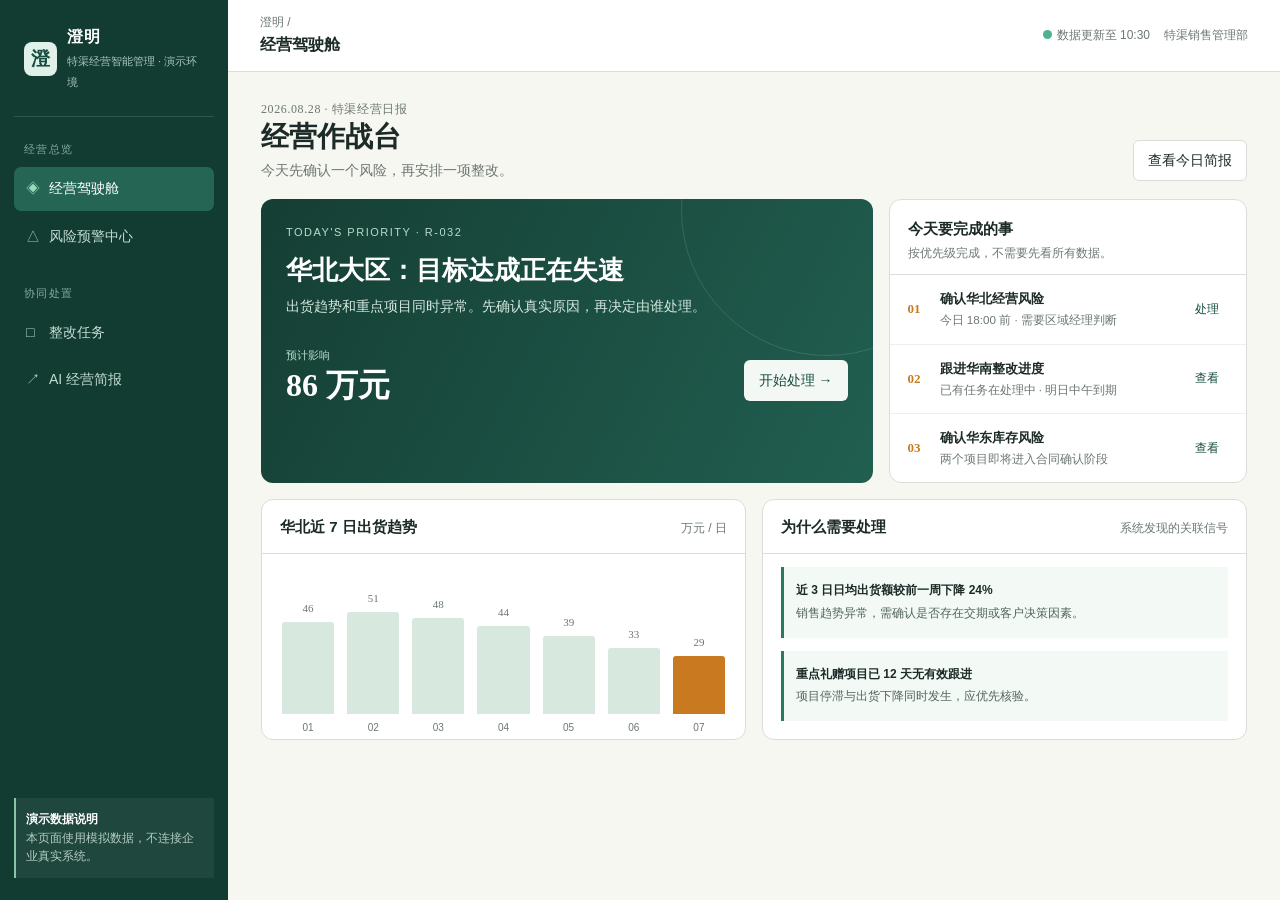
<file: app/index.html>
<!doctype html>
<html lang="zh-CN">
<head>
<meta charset="UTF-8" />
<meta name="viewport" content="width=device-width, initial-scale=1.0" />
<title>澄明 · 特渠经营智能管理 MVP</title>
<style>
  :root{--ink:#1d2b28;--forest:#174d40;--leaf:#2d7865;--mint:#dff1e9;--paper:#f7f7f2;--line:#d9ded8;--muted:#6c7772;--amber:#c9791f;--amber-bg:#fff3df;--red:#b64036;--red-bg:#fff0ee;--shadow:0 12px 32px rgba(24,55,45,.09)}
  *{box-sizing:border-box}body{margin:0;background:var(--paper);color:var(--ink);font:14px/1.55 "Microsoft YaHei",Arial,sans-serif;min-width:1080px}button{font:inherit;cursor:pointer}button:focus-visible,a:focus-visible{outline:3px solid #8ed1b5;outline-offset:2px}.shell{display:grid;grid-template-columns:228px 1fr;min-height:100vh}.side{background:#123b32;color:#dcebe4;padding:22px 14px;display:flex;flex-direction:column}.brand{padding:3px 10px 23px;border-bottom:1px solid rgba(255,255,255,.14);display:flex;gap:10px;align-items:center}.mark{width:34px;height:34px;background:#dff1e9;color:#174d40;display:grid;place-items:center;font:bold 19px Georgia,serif;border-radius:8px}.brand b{display:block;color:#fff;font-size:16px;letter-spacing:1px}.brand small{color:#a8c6ba;font-size:11px}.nav-label{font-size:11px;letter-spacing:1.4px;color:#88aa9c;margin:24px 10px 7px}.nav button{width:100%;border:0;border-radius:7px;background:transparent;color:#c3ddd1;text-align:left;padding:11px 12px;margin:2px 0}.nav button:hover,.nav button.active{background:#246554;color:#fff}.nav i{display:inline-block;width:23px;font-style:normal;color:#9cd8be}.side-note{margin-top:auto;border-left:2px solid #87c4a9;padding:12px 10px;background:rgba(255,255,255,.06);font-size:12px}.side-note b{color:#fff;display:block}.side-note span{color:#b1ccbf}.top{height:72px;background:#fff;border-bottom:1px solid var(--line);display:flex;align-items:center;justify-content:space-between;padding:0 32px}.crumb{font-size:12px;color:var(--muted)}.crumb strong{display:block;font-size:16px;color:var(--ink);margin-top:2px}.top-right{display:flex;align-items:center;gap:14px;color:var(--muted);font-size:12px}.live{width:9px;height:9px;border-radius:50%;background:#4eb28c;display:inline-block;margin-right:5px}.view{padding:29px 33px 42px}.headline{display:flex;align-items:end;justify-content:space-between;margin-bottom:22px}.headline h1{font:600 26px/1.2 Georgia,"Microsoft YaHei",serif;margin:0;letter-spacing:.3px}.headline p{margin:7px 0 0;color:var(--muted)}.primary,.secondary,.link-btn{border-radius:6px;padding:9px 14px;border:1px solid transparent}.primary{background:var(--forest);color:#fff}.primary:hover{background:#0d3a30}.secondary{background:#fff;color:var(--ink);border-color:var(--line)}.secondary:hover{background:#f2f5f2}.link-btn{background:transparent;color:var(--forest);padding:4px 0;border:0}.alert-banner{display:flex;align-items:center;gap:14px;background:linear-gradient(100deg,#193f35,#286957);color:#fff;padding:16px 19px;border-radius:10px;margin-bottom:18px;box-shadow:var(--shadow)}.pulse{width:12px;height:12px;border-radius:50%;background:#f7c46b;box-shadow:0 0 0 5px rgba(247,196,107,.18)}.alert-banner b{font-size:15px}.alert-banner span{color:#cfe6dc;font-size:12px}.alert-banner button{margin-left:auto;background:#fff;color:#174d40;border:0;border-radius:6px;padding:7px 11px}.metrics{display:grid;grid-template-columns:1.35fr repeat(3,1fr);gap:14px;margin-bottom:21px}.metric{background:#fff;border:1px solid var(--line);padding:16px 17px;min-height:112px;border-radius:9px}.metric.feature{background:#edf7f2;border-color:#c7e5d7}.metric label{font-size:12px;color:var(--muted)}.metric strong{font:600 28px/1 Georgia,serif;display:block;margin:10px 0 6px}.metric small{font-size:12px;color:#39735f}.metric small.warn{color:#a75d0d}.grid{display:grid;grid-template-columns:1.12fr .88fr;gap:18px}.panel{background:#fff;border:1px solid var(--line);border-radius:9px;overflow:hidden}.panel-head{padding:14px 17px;border-bottom:1px solid var(--line);display:flex;justify-content:space-between;align-items:center}.panel h2{font-size:15px;margin:0}.panel-head span{font-size:12px;color:var(--muted)}.risk-row{padding:14px 17px;border-bottom:1px solid #edf0ed;display:grid;grid-template-columns:38px 1fr auto;gap:11px;align-items:center}.risk-row:last-child{border-bottom:0}.severity{height:32px;width:32px;border-radius:50%;display:grid;place-items:center;font:bold 12px Georgia,serif}.severity.red{background:var(--red-bg);color:var(--red)}.severity.yellow{background:var(--amber-bg);color:#aa6311}.risk-row b{display:block;font-size:13px}.risk-row small{display:block;color:var(--muted);margin-top:2px}.pill{font-size:11px;padding:3px 8px;border-radius:20px;white-space:nowrap}.pill.red{background:var(--red-bg);color:var(--red)}.pill.yellow{background:var(--amber-bg);color:#a65d0a}.pill.green{background:#e8f6ef;color:#287256}.insight{padding:17px}.insight-box{padding:14px 15px;background:#f5faf7;border-left:3px solid var(--leaf);margin-bottom:11px}.insight-box b{font-size:13px}.insight-box p{color:#52635c;margin:4px 0 0;font-size:12px}.insight-list{margin:0;padding:0;list-style:none}.insight-list li{padding:11px 0;border-bottom:1px solid #edf0ed;font-size:12px}.insight-list li:last-child{border:0}.dot{display:inline-block;width:7px;height:7px;border-radius:50%;background:var(--amber);margin-right:7px}.chart{height:145px;padding:18px 16px 8px;display:flex;align-items:end;gap:11px;border-bottom:1px solid #edf0ed}.bar{flex:1;background:#c5ddd1;border-radius:4px 4px 0 0;position:relative;min-width:25px}.bar.now{background:#c9791f}.bar span{position:absolute;bottom:-21px;left:50%;transform:translateX(-50%);font-size:10px;color:var(--muted)}.bar b{position:absolute;top:-19px;left:50%;transform:translateX(-50%);font-size:10px;color:var(--muted);font-weight:normal}.section-title{font-size:11px;color:var(--muted);letter-spacing:1.2px;margin:16px 0 7px}.filter-row{display:flex;gap:8px;margin:0 0 14px}.filter{border:1px solid var(--line);background:#fff;padding:6px 10px;border-radius:16px;color:var(--muted);font-size:12px}.filter.active{color:#fff;background:var(--ink);border-color:var(--ink)}.table{width:100%;border-collapse:collapse;background:#fff;border:1px solid var(--line);border-radius:9px;overflow:hidden}.table th{padding:11px 14px;background:#f5f7f5;text-align:left;color:var(--muted);font-size:12px;font-weight:normal;border-bottom:1px solid var(--line)}.table td{padding:13px 14px;border-bottom:1px solid #edf0ed}.table tr:last-child td{border:0}.click{color:var(--forest);cursor:pointer;font-weight:600}.workspace{display:grid;grid-template-columns:270px 1fr 275px;gap:16px;align-items:start}.case-list,.case-main,.case-aside{background:#fff;border:1px solid var(--line);border-radius:9px}.case-list h3,.case-aside h3{font-size:13px;margin:0;padding:14px;border-bottom:1px solid var(--line)}.case-item{padding:13px 14px;border-bottom:1px solid #edf0ed;border-left:3px solid transparent;cursor:pointer}.case-item.active{background:#f3faf6;border-left-color:var(--leaf)}.case-item b{display:block;font-size:12px}.case-item span{font-size:11px;color:var(--muted)}.case-top{padding:19px 20px;border-bottom:1px solid var(--line)}.eyebrow{font-size:11px;letter-spacing:1.2px;color:#a46211}.case-top h2{font:600 20px Georgia,"Microsoft YaHei",serif;margin:6px 0}.case-top p{color:var(--muted);font-size:12px;margin:0}.steps{display:flex;margin-top:16px}.step{flex:1;font-size:11px;color:var(--muted);padding-top:17px;position:relative}.step:before{content:"";position:absolute;top:2px;left:0;width:8px;height:8px;border-radius:50%;background:#cbd6d0}.step:after{content:"";position:absolute;top:6px;left:10px;right:0;height:1px;background:#d9e1dc}.step:last-child:after{display:none}.step.done:before{background:var(--leaf)}.step.current:before{background:var(--amber);box-shadow:0 0 0 4px #fff2df}.case-body{padding:18px 20px}.evidence{padding:12px;border-left:3px solid var(--leaf);background:#f3faf6;margin-bottom:9px}.evidence b{font-size:12px}.evidence p{font-size:12px;color:#52635c;margin:3px 0}.ai-note{margin-top:17px;border:1px solid #d6e8df;padding:15px;background:#fdfffe}.ai-note h4{margin:0 0 8px;font-size:14px}.ai-note p{font-size:13px;color:#344b42;margin:0}.action-row{display:flex;gap:9px;margin-top:16px}.case-aside section{padding:14px;border-bottom:1px solid var(--line)}.case-aside section:last-child{border:0}.kv{display:flex;justify-content:space-between;padding:5px 0;font-size:12px}.kv span{color:var(--muted)}.timeline{border-left:1px solid #d6e1db;margin-left:5px;padding-left:13px}.timeline div{font-size:12px;position:relative;margin-bottom:12px}.timeline div:before{content:"";position:absolute;left:-17px;top:5px;width:7px;height:7px;border-radius:50%;background:var(--leaf)}.timeline small{display:block;color:var(--muted)}.mask{display:none;position:fixed;inset:0;background:rgba(14,42,35,.45);z-index:10;align-items:center;justify-content:center}.mask.show{display:flex}.modal{width:600px;background:#fff;border-radius:10px;overflow:hidden;box-shadow:0 22px 55px rgba(0,0,0,.25)}.modal header{padding:16px 20px;background:var(--forest);color:#fff;display:flex;align-items:center;justify-content:space-between}.modal header button{background:transparent;border:0;color:#fff;font-size:22px}.modal .content{padding:20px}.modal .content p{color:#51635b}.modal footer{padding:0 20px 20px;display:flex;justify-content:flex-end;gap:8px}.check{display:flex;gap:9px;background:#f5f8f6;padding:11px;margin:8px 0;font-size:12px}.toast{position:fixed;right:25px;bottom:24px;background:var(--ink);color:#fff;padding:12px 16px;display:none;z-index:20;border-radius:7px;box-shadow:var(--shadow)}.toast.show{display:block}@media(max-width:900px){body{min-width:0}.shell{grid-template-columns:1fr}.side{display:none}.top{padding:0 18px}.view{padding:20px}.metrics,.grid,.workspace{grid-template-columns:1fr}.case-aside{display:none}}
  .today-actions{background:#fff;border:1px solid var(--line);border-radius:9px;margin:-4px 0 18px;overflow:hidden}.today-actions header{display:flex;align-items:center;justify-content:space-between;padding:13px 17px;border-bottom:1px solid var(--line)}.today-actions h2{font-size:15px;margin:0}.today-actions header span{font-size:12px;color:var(--muted)}.action-cards{display:grid;grid-template-columns:repeat(3,1fr)}.action-card{padding:15px 17px;border-right:1px solid #edf0ed;display:flex;gap:11px;align-items:center}.action-card:last-child{border-right:0}.action-index{width:25px;height:25px;border-radius:50%;display:grid;place-items:center;background:#edf7f2;color:var(--forest);font:700 12px Georgia,serif;flex:0 0 auto}.action-card b{display:block;font-size:13px}.action-card small{display:block;color:var(--muted);font-size:12px;margin-top:2px}.action-card button{margin-left:auto;white-space:nowrap}@media(max-width:900px){.action-cards{grid-template-columns:1fr}.action-card{border-right:0;border-bottom:1px solid #edf0ed}.action-card:last-child{border-bottom:0}}
  .war-head{display:flex;justify-content:space-between;align-items:end;margin-bottom:18px}.war-head .date{font:12px Georgia,serif;color:var(--muted);letter-spacing:.6px}.war-head h1{font:600 28px/1.1 Georgia,"Microsoft YaHei",serif;margin:4px 0}.war-head p{margin:7px 0 0;color:var(--muted)}.war-grid{display:grid;grid-template-columns:1.45fr .85fr;gap:16px}.priority-case{background:linear-gradient(118deg,#153e34,#215f50);color:#fff;border-radius:12px;padding:25px;min-height:280px;position:relative;overflow:hidden}.priority-case:after{content:"";position:absolute;width:290px;height:290px;border:1px solid rgba(255,255,255,.12);border-radius:50%;right:-100px;top:-135px}.priority-case .kicker{font-size:11px;letter-spacing:1.5px;color:#b9dccc}.priority-case h2{font:600 26px/1.2 Georgia,"Microsoft YaHei",serif;margin:13px 0 10px;max-width:560px}.priority-case p{color:#d4e8df;max-width:560px;margin:0}.priority-foot{display:flex;align-items:end;justify-content:space-between;margin-top:30px}.priority-number span{display:block;font-size:11px;color:#b9dccc}.priority-number strong{font:600 32px/1 Georgia,serif;display:block;margin-top:5px}.priority-case .primary{background:#f4f8f5;color:#174d40;position:relative;z-index:1}.today-panel{background:#fff;border:1px solid var(--line);border-radius:12px;overflow:hidden}.today-panel header{padding:17px 18px 12px;border-bottom:1px solid var(--line)}.today-panel h2{font-size:15px;margin:0}.today-panel p{font-size:12px;color:var(--muted);margin:3px 0 0}.today-item{display:grid;grid-template-columns:22px 1fr auto;gap:10px;align-items:center;padding:14px 18px;border-bottom:1px solid #edf0ed}.today-item:last-child{border:0}.today-no{color:var(--amber);font:700 13px Georgia,serif}.today-item b{display:block;font-size:13px}.today-item small{display:block;color:var(--muted);margin-top:2px}.today-item button{padding:6px 9px;font-size:12px}.war-lower{display:grid;grid-template-columns:1fr 1fr;gap:16px;margin-top:16px}.trend-card,.evidence-card{background:#fff;border:1px solid var(--line);border-radius:12px;overflow:hidden}.war-card-head{padding:15px 18px;display:flex;justify-content:space-between;align-items:baseline;border-bottom:1px solid var(--line)}.war-card-head h2{font-size:15px;margin:0}.war-card-head span{font-size:12px;color:var(--muted)}.clean-chart{height:180px;padding:30px 20px 20px;display:flex;align-items:end;gap:13px}.clean-bar{flex:1;background:#d7e8df;border-radius:3px 3px 0 0;position:relative}.clean-bar.alert{background:var(--amber)}.clean-bar b{position:absolute;top:-20px;width:100%;text-align:center;font:11px Georgia,serif;color:var(--muted)}.clean-bar span{position:absolute;bottom:-21px;width:100%;text-align:center;font-size:10px;color:var(--muted)}.evidence-card .evidence{margin:13px 18px}.evidence-card .evidence:last-child{margin-bottom:18px}@media(max-width:900px){.war-grid,.war-lower{grid-template-columns:1fr}.priority-case{min-height:auto}}
</style>
</head>
<body>
<div class="shell"><aside class="side"><div class="brand"><div class="mark">澄</div><div><b>澄明</b><small>特渠经营智能管理 · 演示环境</small></div></div><nav class="nav"><div class="nav-label">经营总览</div><button class="active" data-page="dashboard"><i>◈</i>经营驾驶舱</button><button data-page="risks"><i>△</i>风险预警中心</button><div class="nav-label">协同处置</div><button data-page="tasks"><i>□</i>整改任务</button><button data-page="reports"><i>↗</i>AI 经营简报</button></nav><div class="side-note"><b>演示数据说明</b><span>本页面使用模拟数据，不连接企业真实系统。</span></div></aside><main><header class="top"><div class="crumb">澄明 / <strong id="pageName">经营驾驶舱</strong></div><div class="top-right"><span><i class="live"></i>数据更新至 10:30</span><span>特渠销售管理部</span></div></header><div class="view" id="app"></div></main></div>
<div class="mask" id="modal"><div class="modal"><header><b id="modalTitle">风险详情</b><button onclick="closeModal()">×</button></header><div class="content" id="modalContent"></div><footer><button class="secondary" onclick="closeModal()">取消</button><button class="primary" id="modalConfirm">确认</button></footer></div></div></div><div class="toast" id="toast"></div>
<script>
const cases=[
 {id:'north',level:'red',code:'R-032',title:'华北大区月度目标达成风险',summary:'近 7 日出货额持续低于计划，重点项目“政企中秋礼赠”推进停滞。',owner:'李楠 / 华北大区经理',due:'今日 18:00',status:'待确认',impact:'预计影响 86 万元',signals:['近 3 日日均出货额较前一周下降 24%','重点项目已 12 天无有效跟进记录','区域日报中“货期不确定”标签出现 7 次'],advice:'优先核实礼赠项目货期与客户决策节点；确认后由区域经理协调供货与拜访计划，并于今日完成责任人指派。',stage:1},
 {id:'south',level:'yellow',code:'R-027',title:'华南省区重点客户拜访异常',summary:'重点客户有效拜访数本周下降，存在项目跟进断档。',owner:'周敏 / 省区主管',due:'明日 12:00',status:'处理中',impact:'涉及 3 个重点客户',signals:['有效拜访量较个人近四周均值下降 48%','2 个商机超过 7 天未更新','日报提交完整，但缺少下一步计划'],advice:'先与销售确认客户假期节奏和项目状态；将可恢复的拜访计划拆成具体日期与客户联系人。',stage:2},
 {id:'east',level:'yellow',code:'R-019',title:'华东定制礼盒库存匹配风险',summary:'区域预估订单增加，但可售库存不足以覆盖已确认需求。',owner:'陈思 / 供应协同专员',due:'明日 10:00',status:'待确认',impact:'可能影响 2 个项目履约',signals:['预计需求较可售库存高出 1,200 件','2 个项目进入合同确认阶段','供应计划尚未锁定'],advice:'确认订单概率和交期后，发起跨区域调拨或补货评估。',stage:1}
];
let current='dashboard',selected='north',filter='all';const app=document.querySelector('#app'),modal=document.querySelector('#modal'),modalTitle=document.querySelector('#modalTitle'),modalContent=document.querySelector('#modalContent');
function badge(level){return `<span class="pill ${level}">${level==='red'?'严重风险':'一般风险'}</span>`}function getCase(){return cases.find(c=>c.id===selected)}
function dashboard(){return `<div class="headline"><div><h1>先处理能影响本月结果的风险</h1><p>数据预警用于发现与分派；原因判断和销项始终由业务人员确认。</p></div><button class="primary" onclick="go('risks')">进入预警中心</button></div><div class="alert-banner"><i class="pulse"></i><div><b>发现 1 项需要今日确认的经营风险</b><br><span>华北大区的重点项目与出货趋势同时异常，建议优先处理。</span></div><button onclick="openCase('north')">查看风险</button></div><div class="metrics"><div class="metric feature"><label>本月特渠销售达成</label><strong>72.6%</strong><small>较计划进度低 4.1 个百分点 · 需关注华北大区</small></div><div class="metric"><label>待确认风险</label><strong>02</strong><small class="warn">1 项今日到期</small></div><div class="metric"><label>整改处理中</label><strong>01</strong><small>已指派至区域负责人</small></div><div class="metric"><label>本周已关闭</label><strong>06</strong><small>均保留处置留痕</small></div></div><div class="grid"><section class="panel"><div class="panel-head"><h2>优先风险清单</h2><button class="link-btn" onclick="go('risks')">查看全部 →</button></div>${cases.map(c=>`<div class="risk-row"><span class="severity ${c.level}">${c.level==='red'?'!':'△'}</span><div><b>${c.title}</b><small>${c.impact} · ${c.status} · ${c.due}</small></div><button class="link-btn" onclick="openCase('${c.id}')">处置 →</button></div>`).join('')}</section><section class="panel"><div class="panel-head"><h2>华北出货趋势</h2><span>单位：万元 / 日</span></div><div class="chart">${[46,51,48,44,39,33,29].map((n,i)=>`<div class="bar ${i===6?'now':''}" style="height:${n*2}px"><b>${n}</b><span>0${i+1}/0${i+4}</span></div>`).join('')}</div><div class="insight"><div class="insight-box"><b>AI 提示：下降趋势与项目停滞同时出现</b><p>这是基于出货、项目跟进与日报标签的关联提示，不构成自动归因结论。</p></div><ul class="insight-list"><li><span class="dot"></span>重点项目 1 个，12 天未更新</li><li><span class="dot"></span>“货期不确定”日报标签出现 7 次</li></ul></div></section></div>`}
function risks(){const list=cases.filter(c=>filter==='all'||c.level===filter);return `<div class="headline"><div><h1>风险预警中心</h1><p>按规则识别异常；每条预警均需确认、指派和复核，避免“只亮红灯、不产生动作”。</p></div><button class="secondary" onclick="openRule()">查看预警口径</button></div><div class="filter-row"><button class="filter ${filter==='all'?'active':''}" onclick="setFilter('all')">全部 ${cases.length}</button><button class="filter ${filter==='red'?'active':''}" onclick="setFilter('red')">严重风险 1</button><button class="filter ${filter==='yellow'?'active':''}" onclick="setFilter('yellow')">一般风险 2</button></div><table class="table"><thead><tr><th>等级</th><th>预警事项</th><th>发现信号</th><th>责任人</th><th>状态</th><th>操作</th></tr></thead><tbody>${list.map(c=>`<tr><td>${badge(c.level)}</td><td><b>${c.title}</b><br><small style="color:#6c7772">${c.code} · ${c.impact}</small></td><td>${c.signals[0]}</td><td>${c.owner}</td><td>${c.status==='已关闭'?'<span class="pill green">已关闭</span>':c.status}</td><td><a class="click" onclick="openCase('${c.id}')">查看处置</a></td></tr>`).join('')}</tbody></table>`}
function taskPage(){const assigned=cases.filter(c=>c.status!=='待确认');return `<div class="headline"><div><h1>整改任务</h1><p>任务由预警确认后产生；处置说明与人工复核共同构成闭环证据。</p></div><button class="primary" onclick="openCase('north')">处理优先风险</button></div><table class="table"><thead><tr><th>关联风险</th><th>责任人</th><th>截止时间</th><th>当前环节</th><th>操作</th></tr></thead><tbody>${assigned.length?assigned.map(c=>`<tr><td><b>${c.title}</b><br><small style="color:#6c7772">${c.code}</small></td><td>${c.owner}</td><td>${c.due}</td><td>${c.status}</td><td><a class="click" onclick="openCase('${c.id}')">进入任务</a></td></tr>`).join(''):`<tr><td colspan="5" style="text-align:center;color:#6c7772;padding:35px">暂无已指派任务。请先在预警详情中确认风险。</td></tr>`}</tbody></table>`}
function reports(){return `<div class="headline"><div><h1>AI 经营简报</h1><p>系统仅汇总已授权的经营数据与已确认风险；结论需由管理者复核后使用。</p></div><button class="primary" onclick="toast('已生成今日演示简报。')">生成今日简报</button></div><section class="panel"><div class="panel-head"><h2>2026 年 8 月 28 日 · 特渠经营早报</h2><span>演示内容</span></div><div class="insight"><div class="insight-box"><b>今日优先事项：华北大区月度目标达成风险</b><p>出货趋势、项目跟进和日报标签同时出现异常信号；请在今日完成原因核验与责任指派。</p></div><div class="section-title">已确认的经营事实</div><ul class="insight-list"><li>本月特渠销售目标达成 72.6%，低于计划进度 4.1 个百分点。</li><li>华北大区近 3 日日均出货额较前一周下降 24%。</li><li>华南省区重点客户拜访异常正在处理中。</li></ul></div></section>`}
function workspace(){const c=getCase(),steps=['规则命中','经理确认','责任指派','整改执行','人工复核'];return `<div class="headline"><div><div class="eyebrow">风险预警 / ${c.code}</div><h1>${c.title}</h1><p>${c.summary}</p></div><button class="secondary" onclick="go('risks')">← 返回预警中心</button></div><div class="workspace"><aside class="case-list"><h3>当前风险</h3>${cases.map(x=>`<div class="case-item ${x.id===c.id?'active':''}" onclick="openCase('${x.id}')"><b>${x.title}</b><span>${x.status} · ${x.due}</span></div>`).join('')}</aside><section class="case-main"><div class="case-top"><div class="eyebrow">${badge(c.level)}　${c.impact}</div><h2>${c.title}</h2><p>风险结论来自预警规则与关联数据，需由区域经理确认原因与处置动作。</p><div class="steps">${steps.map((s,i)=>`<div class="step ${i<c.stage?'done':i===c.stage?'current':''}">${s}</div>`).join('')}</div></div><div class="case-body"><div class="section-title">系统发现的信号</div>${c.signals.map((s,i)=>`<div class="evidence"><b>${i===0?'核心信号：':'关联线索：'}${s}</b><p>演示中仅展示摘要；真实场景需可回溯来源系统、取数时间及明细记录。</p></div>`).join('')}<div class="ai-note"><h4>AI 处置建议（待业务确认）</h4><p>${c.advice}</p></div><div class="action-row">${c.status==='待确认'?`<button class="secondary" onclick="dismissCase()">标记为误报</button><button class="primary" onclick="assignTask()">确认风险并指派</button>`:c.status==='处理中'?`<button class="secondary" onclick="showProgress()">补充整改进度</button><button class="primary" onclick="submitReview()">提交人工复核</button>`:`<button class="secondary" onclick="showProgress()">查看处置记录</button><button class="primary" onclick="toast('该风险已关闭，完整留痕可供复盘。')">查看复盘</button>`}</div></div></section><aside class="case-aside"><section><h3>任务信息</h3><div class="kv"><span>状态</span><b>${c.status}</b></div><div class="kv"><span>责任人</span><b>${c.owner}</b></div><div class="kv"><span>截止时间</span><b>${c.due}</b></div><div class="kv"><span>预警等级</span><b>${c.level==='red'?'严重':'一般'}</b></div></section><section><h3>处理留痕</h3><div class="timeline"><div>预警规则命中<small>今天 10:30 · 自动生成</small></div><div>关联业务数据<small>销售、项目、日报共 3 类</small></div>${c.status!=='待确认'?'<div>区域经理已确认<small>处置任务已创建</small></div>':''}</div></section><section><h3>边界提示</h3><p style="margin:0;font-size:12px;color:#6c7772">AI 仅提供数据线索与建议，不自动认定责任、不自动关闭任务。</p></section></aside></div>`}
function render(){const names={dashboard:'经营驾驶舱',risks:'风险预警中心',tasks:'整改任务',reports:'AI 经营简报',case:'风险处置'};document.querySelector('#pageName').textContent=names[current];app.innerHTML=current==='dashboard'?dashboard():current==='risks'?risks():current==='tasks'?taskPage():current==='reports'?reports():workspace();document.querySelectorAll('.nav button').forEach(b=>b.classList.toggle('active',b.dataset.page===current))}function go(p){current=p;render();window.scrollTo({top:0,behavior:'smooth'})}function setFilter(f){filter=f;go('risks')}function openCase(id){selected=id;go('case')}function openModal(title,body,handler){modalTitle.textContent=title;modalContent.innerHTML=body;document.querySelector('#modalConfirm').onclick=handler;modal.classList.add('show')}function closeModal(){modal.classList.remove('show')}function toast(t){const e=document.querySelector('#toast');e.textContent=t;e.classList.add('show');setTimeout(()=>e.classList.remove('show'),2800)}function openRule(){openModal('预警规则说明',`<p>本 MVP 使用模拟规则，真实项目需要以历史数据和业务负责人复核校准。</p><div class="check">当区域连续 3 日出货额低于前一周均值 20%，触发趋势异常。</div><div class="check">当重点项目超过 10 天无有效跟进记录，触发项目停滞异常。</div><div class="check">当两类及以上信号同时命中，升级为人工优先确认项。</div>`,()=>closeModal())}function assignTask(){const c=getCase();openModal('确认风险并创建整改任务',`<p>请确认：系统提供的是数据线索，实际原因需由业务负责人核验。</p><div class="check"><input type="checkbox" checked disabled><div><b>已查看关联数据信号</b><br>出货、项目进度和日报标签均已展示。</div></div><div class="check"><input type="checkbox" id="confirmReason"><div><b>确认需要启动整改</b><br>将指派给 ${c.owner}。</div></div>`,()=>{if(!document.querySelector('#confirmReason').checked){toast('请先确认需要启动整改。');return}c.status='处理中';c.stage=2;closeModal();render();toast('整改任务已创建并通知区域负责人。')})}function showProgress(){openModal('补充整改进度',`<p>请记录已采取的动作、现存阻碍及需要协同的事项。演示环境会保留该操作的提示，不写入企业系统。</p><textarea style="width:100%;height:110px;border:1px solid #d9ded8;padding:10px;font:13px Microsoft YaHei" placeholder="例如：已确认客户决策节点，正在协调货期与拜访计划。"></textarea>`,()=>{closeModal();toast('整改进度已保存，等待人工复核。')})}function submitReview(){const c=getCase();openModal('提交人工复核',`<p>复核人需确认：数据变化是否支持销项；如不支持，应退回继续整改。</p><div class="check"><input type="checkbox" id="review"><div><b>已核验处理后的业务数据</b><br>不以文字说明替代数据与人工判断。</div></div>`,()=>{if(!document.querySelector('#review').checked){toast('请完成数据核验后再提交。');return}c.status='已关闭';c.stage=4;closeModal();render();toast('风险已关闭，处置过程已归档。')})}function dismissCase(){openModal('标记为误报',`<p>误报需要留下原因，用于后续调整规则。此操作不会删除原始预警记录。</p><div class="check"><input type="checkbox" id="false"><div><b>已确认该预警无需处置</b><br>请在真实项目中补充原因分类。</div></div>`,()=>{if(!document.querySelector('#false').checked){toast('请确认误报结论。');return}const c=getCase();c.status='已关闭';c.stage=4;closeModal();render();toast('已标记为误报并保留规则复盘记录。')})}document.querySelectorAll('.nav button').forEach(b=>b.addEventListener('click',()=>go(b.dataset.page)));render();
const baseRender=render;render=function(){baseRender();if(current!=='dashboard')return;const metrics=document.querySelector('.metrics');if(!metrics)return;metrics.insertAdjacentHTML('afterend',`<section class="today-actions"><header><h2>今天的管理动作</h2><span>先完成这三件事，再看其他数据</span></header><div class="action-cards"><div class="action-card"><span class="action-index">1</span><div><b>确认华北经营风险</b><small>今日到期 · 预计影响 86 万元</small></div><button class="primary" onclick="openCase('north')">去确认</button></div><div class="action-card"><span class="action-index">2</span><div><b>跟进华南整改进度</b><small>已处理 1 天 · 明日中午到期</small></div><button class="secondary" onclick="openCase('south')">去跟进</button></div><div class="action-card"><span class="action-index">3</span><div><b>查看今日经营简报</b><small>已汇总已确认的经营事实</small></div><button class="secondary" onclick="go('reports')">看简报</button></div></div></section>`)};render();
dashboard=function(){return `<div class="war-head"><div><div class="date">2026.08.28 · 特渠经营日报</div><h1>经营作战台</h1><p>今天先确认一个风险，再安排一项整改。</p></div><button class="secondary" onclick="go('reports')">查看今日简报</button></div><div class="war-grid"><section class="priority-case"><div class="kicker">TODAY'S PRIORITY · R-032</div><h2>华北大区：目标达成正在失速</h2><p>出货趋势和重点项目同时异常。先确认真实原因，再决定由谁处理。</p><div class="priority-foot"><div class="priority-number"><span>预计影响</span><strong>86 万元</strong></div><button class="primary" onclick="openCase('north')">开始处理 →</button></div></section><section class="today-panel"><header><h2>今天要完成的事</h2><p>按优先级完成，不需要先看所有数据。</p></header><div class="today-item"><span class="today-no">01</span><div><b>确认华北经营风险</b><small>今日 18:00 前 · 需要区域经理判断</small></div><button class="link-btn" onclick="openCase('north')">处理</button></div><div class="today-item"><span class="today-no">02</span><div><b>跟进华南整改进度</b><small>已有任务在处理中 · 明日中午到期</small></div><button class="link-btn" onclick="openCase('south')">查看</button></div><div class="today-item"><span class="today-no">03</span><div><b>确认华东库存风险</b><small>两个项目即将进入合同确认阶段</small></div><button class="link-btn" onclick="openCase('east')">查看</button></div></section></div><div class="war-lower"><section class="trend-card"><div class="war-card-head"><h2>华北近 7 日出货趋势</h2><span>万元 / 日</span></div><div class="clean-chart">${[46,51,48,44,39,33,29].map((n,i)=>`<div class="clean-bar ${i===6?'alert':''}" style="height:${n*2}px"><b>${n}</b><span>${String(i+1).padStart(2,'0')}</span></div>`).join('')}</div></section><section class="evidence-card"><div class="war-card-head"><h2>为什么需要处理</h2><span>系统发现的关联信号</span></div><div class="evidence"><b>近 3 日日均出货额较前一周下降 24%</b><p>销售趋势异常，需确认是否存在交期或客户决策因素。</p></div><div class="evidence"><b>重点礼赠项目已 12 天无有效跟进</b><p>项目停滞与出货下降同时发生，应优先核验。</p></div></section></div>`};render();
</script>
</body>
</html>
</file>
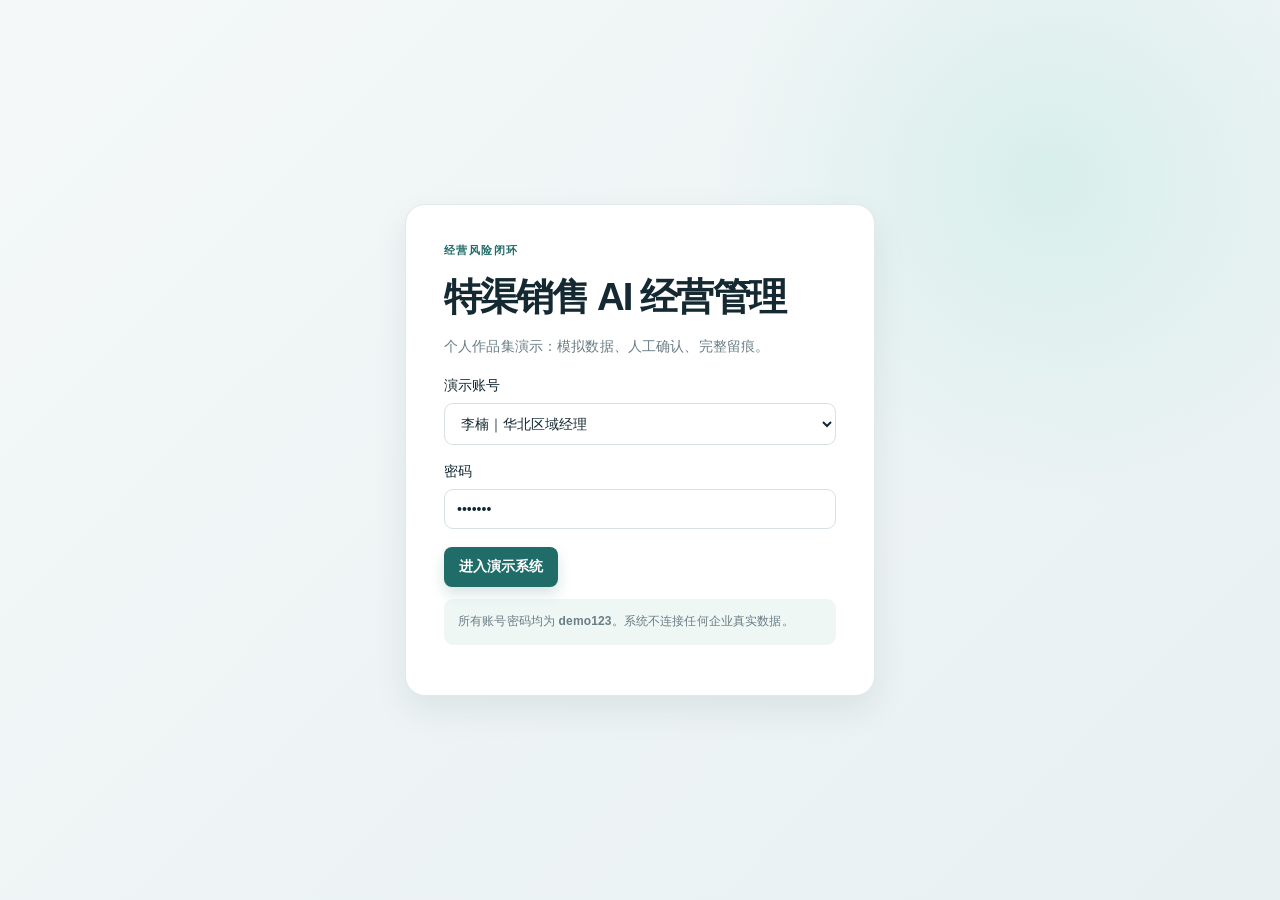
<file: app_frontend/index.html>
<!doctype html>
<html lang="zh-CN">
<head>
  <meta charset="utf-8">
  <meta name="viewport" content="width=device-width, initial-scale=1">
  <title>特渠销售 AI 经营风险闭环系统</title>
  <link rel="stylesheet" href="./styles.css">
  <link rel="stylesheet" href="./audit.css">
</head>
<body>
  <main id="app" aria-live="polite"></main>
  <div id="toast" role="status"></div>
  <script type="module" src="./js/app.js"></script>
</body>
</html>
</file>
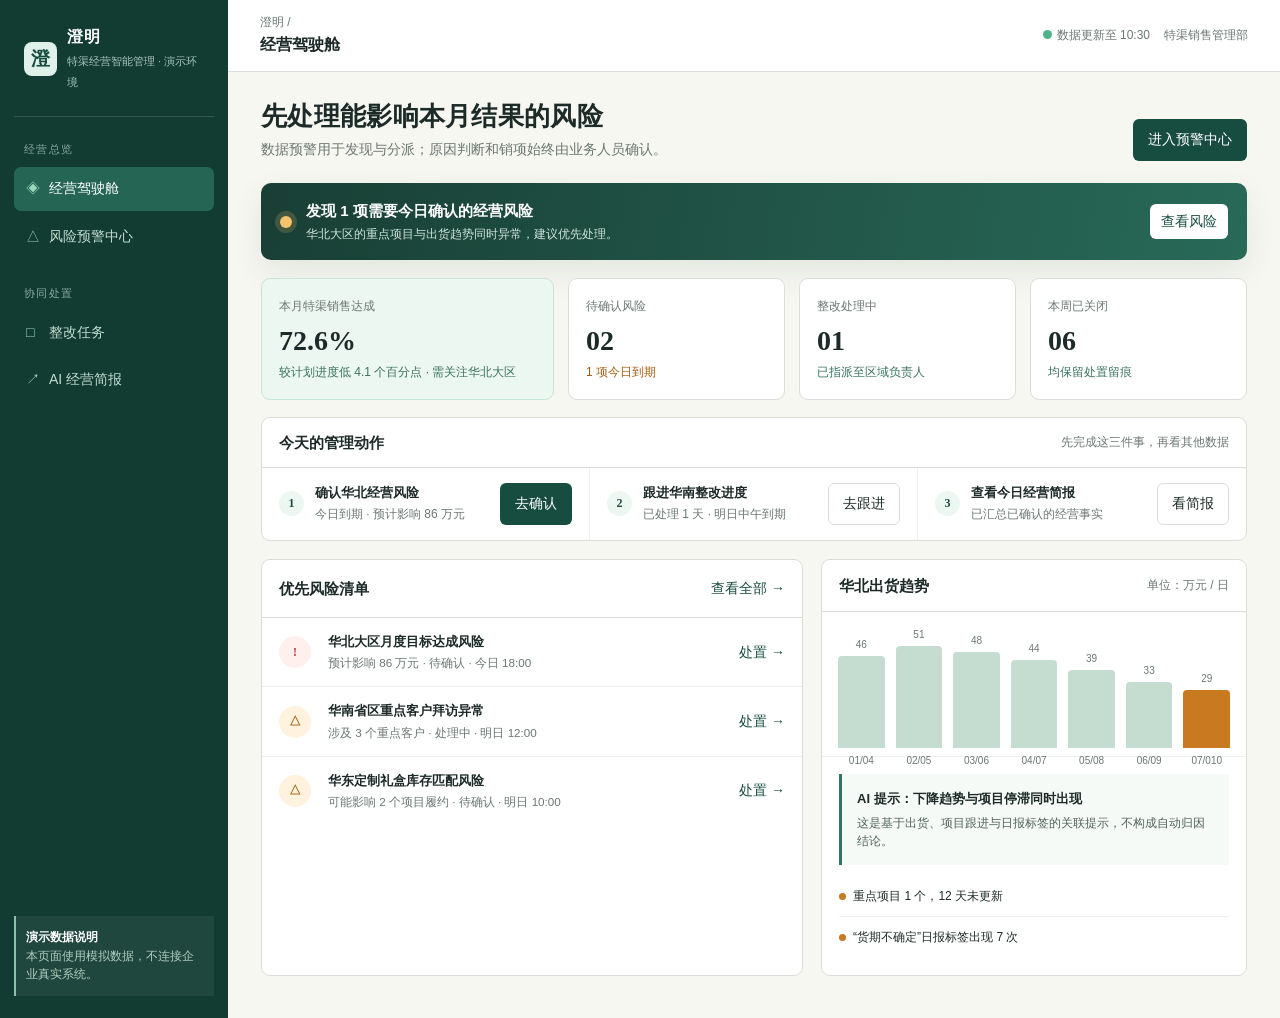
<file: app/index_v1_backup.html>
<!doctype html>
<html lang="zh-CN">
<head>
<meta charset="UTF-8" />
<meta name="viewport" content="width=device-width, initial-scale=1.0" />
<title>澄明 · 特渠经营智能管理 MVP</title>
<style>
  :root{--ink:#1d2b28;--forest:#174d40;--leaf:#2d7865;--mint:#dff1e9;--paper:#f7f7f2;--line:#d9ded8;--muted:#6c7772;--amber:#c9791f;--amber-bg:#fff3df;--red:#b64036;--red-bg:#fff0ee;--shadow:0 12px 32px rgba(24,55,45,.09)}
  *{box-sizing:border-box}body{margin:0;background:var(--paper);color:var(--ink);font:14px/1.55 "Microsoft YaHei",Arial,sans-serif;min-width:1080px}button{font:inherit;cursor:pointer}button:focus-visible,a:focus-visible{outline:3px solid #8ed1b5;outline-offset:2px}.shell{display:grid;grid-template-columns:228px 1fr;min-height:100vh}.side{background:#123b32;color:#dcebe4;padding:22px 14px;display:flex;flex-direction:column}.brand{padding:3px 10px 23px;border-bottom:1px solid rgba(255,255,255,.14);display:flex;gap:10px;align-items:center}.mark{width:34px;height:34px;background:#dff1e9;color:#174d40;display:grid;place-items:center;font:bold 19px Georgia,serif;border-radius:8px}.brand b{display:block;color:#fff;font-size:16px;letter-spacing:1px}.brand small{color:#a8c6ba;font-size:11px}.nav-label{font-size:11px;letter-spacing:1.4px;color:#88aa9c;margin:24px 10px 7px}.nav button{width:100%;border:0;border-radius:7px;background:transparent;color:#c3ddd1;text-align:left;padding:11px 12px;margin:2px 0}.nav button:hover,.nav button.active{background:#246554;color:#fff}.nav i{display:inline-block;width:23px;font-style:normal;color:#9cd8be}.side-note{margin-top:auto;border-left:2px solid #87c4a9;padding:12px 10px;background:rgba(255,255,255,.06);font-size:12px}.side-note b{color:#fff;display:block}.side-note span{color:#b1ccbf}.top{height:72px;background:#fff;border-bottom:1px solid var(--line);display:flex;align-items:center;justify-content:space-between;padding:0 32px}.crumb{font-size:12px;color:var(--muted)}.crumb strong{display:block;font-size:16px;color:var(--ink);margin-top:2px}.top-right{display:flex;align-items:center;gap:14px;color:var(--muted);font-size:12px}.live{width:9px;height:9px;border-radius:50%;background:#4eb28c;display:inline-block;margin-right:5px}.view{padding:29px 33px 42px}.headline{display:flex;align-items:end;justify-content:space-between;margin-bottom:22px}.headline h1{font:600 26px/1.2 Georgia,"Microsoft YaHei",serif;margin:0;letter-spacing:.3px}.headline p{margin:7px 0 0;color:var(--muted)}.primary,.secondary,.link-btn{border-radius:6px;padding:9px 14px;border:1px solid transparent}.primary{background:var(--forest);color:#fff}.primary:hover{background:#0d3a30}.secondary{background:#fff;color:var(--ink);border-color:var(--line)}.secondary:hover{background:#f2f5f2}.link-btn{background:transparent;color:var(--forest);padding:4px 0;border:0}.alert-banner{display:flex;align-items:center;gap:14px;background:linear-gradient(100deg,#193f35,#286957);color:#fff;padding:16px 19px;border-radius:10px;margin-bottom:18px;box-shadow:var(--shadow)}.pulse{width:12px;height:12px;border-radius:50%;background:#f7c46b;box-shadow:0 0 0 5px rgba(247,196,107,.18)}.alert-banner b{font-size:15px}.alert-banner span{color:#cfe6dc;font-size:12px}.alert-banner button{margin-left:auto;background:#fff;color:#174d40;border:0;border-radius:6px;padding:7px 11px}.metrics{display:grid;grid-template-columns:1.35fr repeat(3,1fr);gap:14px;margin-bottom:21px}.metric{background:#fff;border:1px solid var(--line);padding:16px 17px;min-height:112px;border-radius:9px}.metric.feature{background:#edf7f2;border-color:#c7e5d7}.metric label{font-size:12px;color:var(--muted)}.metric strong{font:600 28px/1 Georgia,serif;display:block;margin:10px 0 6px}.metric small{font-size:12px;color:#39735f}.metric small.warn{color:#a75d0d}.grid{display:grid;grid-template-columns:1.12fr .88fr;gap:18px}.panel{background:#fff;border:1px solid var(--line);border-radius:9px;overflow:hidden}.panel-head{padding:14px 17px;border-bottom:1px solid var(--line);display:flex;justify-content:space-between;align-items:center}.panel h2{font-size:15px;margin:0}.panel-head span{font-size:12px;color:var(--muted)}.risk-row{padding:14px 17px;border-bottom:1px solid #edf0ed;display:grid;grid-template-columns:38px 1fr auto;gap:11px;align-items:center}.risk-row:last-child{border-bottom:0}.severity{height:32px;width:32px;border-radius:50%;display:grid;place-items:center;font:bold 12px Georgia,serif}.severity.red{background:var(--red-bg);color:var(--red)}.severity.yellow{background:var(--amber-bg);color:#aa6311}.risk-row b{display:block;font-size:13px}.risk-row small{display:block;color:var(--muted);margin-top:2px}.pill{font-size:11px;padding:3px 8px;border-radius:20px;white-space:nowrap}.pill.red{background:var(--red-bg);color:var(--red)}.pill.yellow{background:var(--amber-bg);color:#a65d0a}.pill.green{background:#e8f6ef;color:#287256}.insight{padding:17px}.insight-box{padding:14px 15px;background:#f5faf7;border-left:3px solid var(--leaf);margin-bottom:11px}.insight-box b{font-size:13px}.insight-box p{color:#52635c;margin:4px 0 0;font-size:12px}.insight-list{margin:0;padding:0;list-style:none}.insight-list li{padding:11px 0;border-bottom:1px solid #edf0ed;font-size:12px}.insight-list li:last-child{border:0}.dot{display:inline-block;width:7px;height:7px;border-radius:50%;background:var(--amber);margin-right:7px}.chart{height:145px;padding:18px 16px 8px;display:flex;align-items:end;gap:11px;border-bottom:1px solid #edf0ed}.bar{flex:1;background:#c5ddd1;border-radius:4px 4px 0 0;position:relative;min-width:25px}.bar.now{background:#c9791f}.bar span{position:absolute;bottom:-21px;left:50%;transform:translateX(-50%);font-size:10px;color:var(--muted)}.bar b{position:absolute;top:-19px;left:50%;transform:translateX(-50%);font-size:10px;color:var(--muted);font-weight:normal}.section-title{font-size:11px;color:var(--muted);letter-spacing:1.2px;margin:16px 0 7px}.filter-row{display:flex;gap:8px;margin:0 0 14px}.filter{border:1px solid var(--line);background:#fff;padding:6px 10px;border-radius:16px;color:var(--muted);font-size:12px}.filter.active{color:#fff;background:var(--ink);border-color:var(--ink)}.table{width:100%;border-collapse:collapse;background:#fff;border:1px solid var(--line);border-radius:9px;overflow:hidden}.table th{padding:11px 14px;background:#f5f7f5;text-align:left;color:var(--muted);font-size:12px;font-weight:normal;border-bottom:1px solid var(--line)}.table td{padding:13px 14px;border-bottom:1px solid #edf0ed}.table tr:last-child td{border:0}.click{color:var(--forest);cursor:pointer;font-weight:600}.workspace{display:grid;grid-template-columns:270px 1fr 275px;gap:16px;align-items:start}.case-list,.case-main,.case-aside{background:#fff;border:1px solid var(--line);border-radius:9px}.case-list h3,.case-aside h3{font-size:13px;margin:0;padding:14px;border-bottom:1px solid var(--line)}.case-item{padding:13px 14px;border-bottom:1px solid #edf0ed;border-left:3px solid transparent;cursor:pointer}.case-item.active{background:#f3faf6;border-left-color:var(--leaf)}.case-item b{display:block;font-size:12px}.case-item span{font-size:11px;color:var(--muted)}.case-top{padding:19px 20px;border-bottom:1px solid var(--line)}.eyebrow{font-size:11px;letter-spacing:1.2px;color:#a46211}.case-top h2{font:600 20px Georgia,"Microsoft YaHei",serif;margin:6px 0}.case-top p{color:var(--muted);font-size:12px;margin:0}.steps{display:flex;margin-top:16px}.step{flex:1;font-size:11px;color:var(--muted);padding-top:17px;position:relative}.step:before{content:"";position:absolute;top:2px;left:0;width:8px;height:8px;border-radius:50%;background:#cbd6d0}.step:after{content:"";position:absolute;top:6px;left:10px;right:0;height:1px;background:#d9e1dc}.step:last-child:after{display:none}.step.done:before{background:var(--leaf)}.step.current:before{background:var(--amber);box-shadow:0 0 0 4px #fff2df}.case-body{padding:18px 20px}.evidence{padding:12px;border-left:3px solid var(--leaf);background:#f3faf6;margin-bottom:9px}.evidence b{font-size:12px}.evidence p{font-size:12px;color:#52635c;margin:3px 0}.ai-note{margin-top:17px;border:1px solid #d6e8df;padding:15px;background:#fdfffe}.ai-note h4{margin:0 0 8px;font-size:14px}.ai-note p{font-size:13px;color:#344b42;margin:0}.action-row{display:flex;gap:9px;margin-top:16px}.case-aside section{padding:14px;border-bottom:1px solid var(--line)}.case-aside section:last-child{border:0}.kv{display:flex;justify-content:space-between;padding:5px 0;font-size:12px}.kv span{color:var(--muted)}.timeline{border-left:1px solid #d6e1db;margin-left:5px;padding-left:13px}.timeline div{font-size:12px;position:relative;margin-bottom:12px}.timeline div:before{content:"";position:absolute;left:-17px;top:5px;width:7px;height:7px;border-radius:50%;background:var(--leaf)}.timeline small{display:block;color:var(--muted)}.mask{display:none;position:fixed;inset:0;background:rgba(14,42,35,.45);z-index:10;align-items:center;justify-content:center}.mask.show{display:flex}.modal{width:600px;background:#fff;border-radius:10px;overflow:hidden;box-shadow:0 22px 55px rgba(0,0,0,.25)}.modal header{padding:16px 20px;background:var(--forest);color:#fff;display:flex;align-items:center;justify-content:space-between}.modal header button{background:transparent;border:0;color:#fff;font-size:22px}.modal .content{padding:20px}.modal .content p{color:#51635b}.modal footer{padding:0 20px 20px;display:flex;justify-content:flex-end;gap:8px}.check{display:flex;gap:9px;background:#f5f8f6;padding:11px;margin:8px 0;font-size:12px}.toast{position:fixed;right:25px;bottom:24px;background:var(--ink);color:#fff;padding:12px 16px;display:none;z-index:20;border-radius:7px;box-shadow:var(--shadow)}.toast.show{display:block}@media(max-width:900px){body{min-width:0}.shell{grid-template-columns:1fr}.side{display:none}.top{padding:0 18px}.view{padding:20px}.metrics,.grid,.workspace{grid-template-columns:1fr}.case-aside{display:none}}
  .today-actions{background:#fff;border:1px solid var(--line);border-radius:9px;margin:-4px 0 18px;overflow:hidden}.today-actions header{display:flex;align-items:center;justify-content:space-between;padding:13px 17px;border-bottom:1px solid var(--line)}.today-actions h2{font-size:15px;margin:0}.today-actions header span{font-size:12px;color:var(--muted)}.action-cards{display:grid;grid-template-columns:repeat(3,1fr)}.action-card{padding:15px 17px;border-right:1px solid #edf0ed;display:flex;gap:11px;align-items:center}.action-card:last-child{border-right:0}.action-index{width:25px;height:25px;border-radius:50%;display:grid;place-items:center;background:#edf7f2;color:var(--forest);font:700 12px Georgia,serif;flex:0 0 auto}.action-card b{display:block;font-size:13px}.action-card small{display:block;color:var(--muted);font-size:12px;margin-top:2px}.action-card button{margin-left:auto;white-space:nowrap}@media(max-width:900px){.action-cards{grid-template-columns:1fr}.action-card{border-right:0;border-bottom:1px solid #edf0ed}.action-card:last-child{border-bottom:0}}
</style>
</head>
<body>
<div class="shell"><aside class="side"><div class="brand"><div class="mark">澄</div><div><b>澄明</b><small>特渠经营智能管理 · 演示环境</small></div></div><nav class="nav"><div class="nav-label">经营总览</div><button class="active" data-page="dashboard"><i>◈</i>经营驾驶舱</button><button data-page="risks"><i>△</i>风险预警中心</button><div class="nav-label">协同处置</div><button data-page="tasks"><i>□</i>整改任务</button><button data-page="reports"><i>↗</i>AI 经营简报</button></nav><div class="side-note"><b>演示数据说明</b><span>本页面使用模拟数据，不连接企业真实系统。</span></div></aside><main><header class="top"><div class="crumb">澄明 / <strong id="pageName">经营驾驶舱</strong></div><div class="top-right"><span><i class="live"></i>数据更新至 10:30</span><span>特渠销售管理部</span></div></header><div class="view" id="app"></div></main></div>
<div class="mask" id="modal"><div class="modal"><header><b id="modalTitle">风险详情</b><button onclick="closeModal()">×</button></header><div class="content" id="modalContent"></div><footer><button class="secondary" onclick="closeModal()">取消</button><button class="primary" id="modalConfirm">确认</button></footer></div></div></div><div class="toast" id="toast"></div>
<script>
const cases=[
 {id:'north',level:'red',code:'R-032',title:'华北大区月度目标达成风险',summary:'近 7 日出货额持续低于计划，重点项目“政企中秋礼赠”推进停滞。',owner:'李楠 / 华北大区经理',due:'今日 18:00',status:'待确认',impact:'预计影响 86 万元',signals:['近 3 日日均出货额较前一周下降 24%','重点项目已 12 天无有效跟进记录','区域日报中“货期不确定”标签出现 7 次'],advice:'优先核实礼赠项目货期与客户决策节点；确认后由区域经理协调供货与拜访计划，并于今日完成责任人指派。',stage:1},
 {id:'south',level:'yellow',code:'R-027',title:'华南省区重点客户拜访异常',summary:'重点客户有效拜访数本周下降，存在项目跟进断档。',owner:'周敏 / 省区主管',due:'明日 12:00',status:'处理中',impact:'涉及 3 个重点客户',signals:['有效拜访量较个人近四周均值下降 48%','2 个商机超过 7 天未更新','日报提交完整，但缺少下一步计划'],advice:'先与销售确认客户假期节奏和项目状态；将可恢复的拜访计划拆成具体日期与客户联系人。',stage:2},
 {id:'east',level:'yellow',code:'R-019',title:'华东定制礼盒库存匹配风险',summary:'区域预估订单增加，但可售库存不足以覆盖已确认需求。',owner:'陈思 / 供应协同专员',due:'明日 10:00',status:'待确认',impact:'可能影响 2 个项目履约',signals:['预计需求较可售库存高出 1,200 件','2 个项目进入合同确认阶段','供应计划尚未锁定'],advice:'确认订单概率和交期后，发起跨区域调拨或补货评估。',stage:1}
];
let current='dashboard',selected='north',filter='all';const app=document.querySelector('#app'),modal=document.querySelector('#modal'),modalTitle=document.querySelector('#modalTitle'),modalContent=document.querySelector('#modalContent');
function badge(level){return `<span class="pill ${level}">${level==='red'?'严重风险':'一般风险'}</span>`}function getCase(){return cases.find(c=>c.id===selected)}
function dashboard(){return `<div class="headline"><div><h1>先处理能影响本月结果的风险</h1><p>数据预警用于发现与分派；原因判断和销项始终由业务人员确认。</p></div><button class="primary" onclick="go('risks')">进入预警中心</button></div><div class="alert-banner"><i class="pulse"></i><div><b>发现 1 项需要今日确认的经营风险</b><br><span>华北大区的重点项目与出货趋势同时异常，建议优先处理。</span></div><button onclick="openCase('north')">查看风险</button></div><div class="metrics"><div class="metric feature"><label>本月特渠销售达成</label><strong>72.6%</strong><small>较计划进度低 4.1 个百分点 · 需关注华北大区</small></div><div class="metric"><label>待确认风险</label><strong>02</strong><small class="warn">1 项今日到期</small></div><div class="metric"><label>整改处理中</label><strong>01</strong><small>已指派至区域负责人</small></div><div class="metric"><label>本周已关闭</label><strong>06</strong><small>均保留处置留痕</small></div></div><div class="grid"><section class="panel"><div class="panel-head"><h2>优先风险清单</h2><button class="link-btn" onclick="go('risks')">查看全部 →</button></div>${cases.map(c=>`<div class="risk-row"><span class="severity ${c.level}">${c.level==='red'?'!':'△'}</span><div><b>${c.title}</b><small>${c.impact} · ${c.status} · ${c.due}</small></div><button class="link-btn" onclick="openCase('${c.id}')">处置 →</button></div>`).join('')}</section><section class="panel"><div class="panel-head"><h2>华北出货趋势</h2><span>单位：万元 / 日</span></div><div class="chart">${[46,51,48,44,39,33,29].map((n,i)=>`<div class="bar ${i===6?'now':''}" style="height:${n*2}px"><b>${n}</b><span>0${i+1}/0${i+4}</span></div>`).join('')}</div><div class="insight"><div class="insight-box"><b>AI 提示：下降趋势与项目停滞同时出现</b><p>这是基于出货、项目跟进与日报标签的关联提示，不构成自动归因结论。</p></div><ul class="insight-list"><li><span class="dot"></span>重点项目 1 个，12 天未更新</li><li><span class="dot"></span>“货期不确定”日报标签出现 7 次</li></ul></div></section></div>`}
function risks(){const list=cases.filter(c=>filter==='all'||c.level===filter);return `<div class="headline"><div><h1>风险预警中心</h1><p>按规则识别异常；每条预警均需确认、指派和复核，避免“只亮红灯、不产生动作”。</p></div><button class="secondary" onclick="openRule()">查看预警口径</button></div><div class="filter-row"><button class="filter ${filter==='all'?'active':''}" onclick="setFilter('all')">全部 ${cases.length}</button><button class="filter ${filter==='red'?'active':''}" onclick="setFilter('red')">严重风险 1</button><button class="filter ${filter==='yellow'?'active':''}" onclick="setFilter('yellow')">一般风险 2</button></div><table class="table"><thead><tr><th>等级</th><th>预警事项</th><th>发现信号</th><th>责任人</th><th>状态</th><th>操作</th></tr></thead><tbody>${list.map(c=>`<tr><td>${badge(c.level)}</td><td><b>${c.title}</b><br><small style="color:#6c7772">${c.code} · ${c.impact}</small></td><td>${c.signals[0]}</td><td>${c.owner}</td><td>${c.status==='已关闭'?'<span class="pill green">已关闭</span>':c.status}</td><td><a class="click" onclick="openCase('${c.id}')">查看处置</a></td></tr>`).join('')}</tbody></table>`}
function taskPage(){const assigned=cases.filter(c=>c.status!=='待确认');return `<div class="headline"><div><h1>整改任务</h1><p>任务由预警确认后产生；处置说明与人工复核共同构成闭环证据。</p></div><button class="primary" onclick="openCase('north')">处理优先风险</button></div><table class="table"><thead><tr><th>关联风险</th><th>责任人</th><th>截止时间</th><th>当前环节</th><th>操作</th></tr></thead><tbody>${assigned.length?assigned.map(c=>`<tr><td><b>${c.title}</b><br><small style="color:#6c7772">${c.code}</small></td><td>${c.owner}</td><td>${c.due}</td><td>${c.status}</td><td><a class="click" onclick="openCase('${c.id}')">进入任务</a></td></tr>`).join(''):`<tr><td colspan="5" style="text-align:center;color:#6c7772;padding:35px">暂无已指派任务。请先在预警详情中确认风险。</td></tr>`}</tbody></table>`}
function reports(){return `<div class="headline"><div><h1>AI 经营简报</h1><p>系统仅汇总已授权的经营数据与已确认风险；结论需由管理者复核后使用。</p></div><button class="primary" onclick="toast('已生成今日演示简报。')">生成今日简报</button></div><section class="panel"><div class="panel-head"><h2>2026 年 8 月 28 日 · 特渠经营早报</h2><span>演示内容</span></div><div class="insight"><div class="insight-box"><b>今日优先事项：华北大区月度目标达成风险</b><p>出货趋势、项目跟进和日报标签同时出现异常信号；请在今日完成原因核验与责任指派。</p></div><div class="section-title">已确认的经营事实</div><ul class="insight-list"><li>本月特渠销售目标达成 72.6%，低于计划进度 4.1 个百分点。</li><li>华北大区近 3 日日均出货额较前一周下降 24%。</li><li>华南省区重点客户拜访异常正在处理中。</li></ul></div></section>`}
function workspace(){const c=getCase(),steps=['规则命中','经理确认','责任指派','整改执行','人工复核'];return `<div class="headline"><div><div class="eyebrow">风险预警 / ${c.code}</div><h1>${c.title}</h1><p>${c.summary}</p></div><button class="secondary" onclick="go('risks')">← 返回预警中心</button></div><div class="workspace"><aside class="case-list"><h3>当前风险</h3>${cases.map(x=>`<div class="case-item ${x.id===c.id?'active':''}" onclick="openCase('${x.id}')"><b>${x.title}</b><span>${x.status} · ${x.due}</span></div>`).join('')}</aside><section class="case-main"><div class="case-top"><div class="eyebrow">${badge(c.level)}　${c.impact}</div><h2>${c.title}</h2><p>风险结论来自预警规则与关联数据，需由区域经理确认原因与处置动作。</p><div class="steps">${steps.map((s,i)=>`<div class="step ${i<c.stage?'done':i===c.stage?'current':''}">${s}</div>`).join('')}</div></div><div class="case-body"><div class="section-title">系统发现的信号</div>${c.signals.map((s,i)=>`<div class="evidence"><b>${i===0?'核心信号：':'关联线索：'}${s}</b><p>演示中仅展示摘要；真实场景需可回溯来源系统、取数时间及明细记录。</p></div>`).join('')}<div class="ai-note"><h4>AI 处置建议（待业务确认）</h4><p>${c.advice}</p></div><div class="action-row">${c.status==='待确认'?`<button class="secondary" onclick="dismissCase()">标记为误报</button><button class="primary" onclick="assignTask()">确认风险并指派</button>`:c.status==='处理中'?`<button class="secondary" onclick="showProgress()">补充整改进度</button><button class="primary" onclick="submitReview()">提交人工复核</button>`:`<button class="secondary" onclick="showProgress()">查看处置记录</button><button class="primary" onclick="toast('该风险已关闭，完整留痕可供复盘。')">查看复盘</button>`}</div></div></section><aside class="case-aside"><section><h3>任务信息</h3><div class="kv"><span>状态</span><b>${c.status}</b></div><div class="kv"><span>责任人</span><b>${c.owner}</b></div><div class="kv"><span>截止时间</span><b>${c.due}</b></div><div class="kv"><span>预警等级</span><b>${c.level==='red'?'严重':'一般'}</b></div></section><section><h3>处理留痕</h3><div class="timeline"><div>预警规则命中<small>今天 10:30 · 自动生成</small></div><div>关联业务数据<small>销售、项目、日报共 3 类</small></div>${c.status!=='待确认'?'<div>区域经理已确认<small>处置任务已创建</small></div>':''}</div></section><section><h3>边界提示</h3><p style="margin:0;font-size:12px;color:#6c7772">AI 仅提供数据线索与建议，不自动认定责任、不自动关闭任务。</p></section></aside></div>`}
function render(){const names={dashboard:'经营驾驶舱',risks:'风险预警中心',tasks:'整改任务',reports:'AI 经营简报',case:'风险处置'};document.querySelector('#pageName').textContent=names[current];app.innerHTML=current==='dashboard'?dashboard():current==='risks'?risks():current==='tasks'?taskPage():current==='reports'?reports():workspace();document.querySelectorAll('.nav button').forEach(b=>b.classList.toggle('active',b.dataset.page===current))}function go(p){current=p;render();window.scrollTo({top:0,behavior:'smooth'})}function setFilter(f){filter=f;go('risks')}function openCase(id){selected=id;go('case')}function openModal(title,body,handler){modalTitle.textContent=title;modalContent.innerHTML=body;document.querySelector('#modalConfirm').onclick=handler;modal.classList.add('show')}function closeModal(){modal.classList.remove('show')}function toast(t){const e=document.querySelector('#toast');e.textContent=t;e.classList.add('show');setTimeout(()=>e.classList.remove('show'),2800)}function openRule(){openModal('预警规则说明',`<p>本 MVP 使用模拟规则，真实项目需要以历史数据和业务负责人复核校准。</p><div class="check">当区域连续 3 日出货额低于前一周均值 20%，触发趋势异常。</div><div class="check">当重点项目超过 10 天无有效跟进记录，触发项目停滞异常。</div><div class="check">当两类及以上信号同时命中，升级为人工优先确认项。</div>`,()=>closeModal())}function assignTask(){const c=getCase();openModal('确认风险并创建整改任务',`<p>请确认：系统提供的是数据线索，实际原因需由业务负责人核验。</p><div class="check"><input type="checkbox" checked disabled><div><b>已查看关联数据信号</b><br>出货、项目进度和日报标签均已展示。</div></div><div class="check"><input type="checkbox" id="confirmReason"><div><b>确认需要启动整改</b><br>将指派给 ${c.owner}。</div></div>`,()=>{if(!document.querySelector('#confirmReason').checked){toast('请先确认需要启动整改。');return}c.status='处理中';c.stage=2;closeModal();render();toast('整改任务已创建并通知区域负责人。')})}function showProgress(){openModal('补充整改进度',`<p>请记录已采取的动作、现存阻碍及需要协同的事项。演示环境会保留该操作的提示，不写入企业系统。</p><textarea style="width:100%;height:110px;border:1px solid #d9ded8;padding:10px;font:13px Microsoft YaHei" placeholder="例如：已确认客户决策节点，正在协调货期与拜访计划。"></textarea>`,()=>{closeModal();toast('整改进度已保存，等待人工复核。')})}function submitReview(){const c=getCase();openModal('提交人工复核',`<p>复核人需确认：数据变化是否支持销项；如不支持，应退回继续整改。</p><div class="check"><input type="checkbox" id="review"><div><b>已核验处理后的业务数据</b><br>不以文字说明替代数据与人工判断。</div></div>`,()=>{if(!document.querySelector('#review').checked){toast('请完成数据核验后再提交。');return}c.status='已关闭';c.stage=4;closeModal();render();toast('风险已关闭，处置过程已归档。')})}function dismissCase(){openModal('标记为误报',`<p>误报需要留下原因，用于后续调整规则。此操作不会删除原始预警记录。</p><div class="check"><input type="checkbox" id="false"><div><b>已确认该预警无需处置</b><br>请在真实项目中补充原因分类。</div></div>`,()=>{if(!document.querySelector('#false').checked){toast('请确认误报结论。');return}const c=getCase();c.status='已关闭';c.stage=4;closeModal();render();toast('已标记为误报并保留规则复盘记录。')})}document.querySelectorAll('.nav button').forEach(b=>b.addEventListener('click',()=>go(b.dataset.page)));render();
const baseRender=render;render=function(){baseRender();if(current!=='dashboard')return;const metrics=document.querySelector('.metrics');if(!metrics)return;metrics.insertAdjacentHTML('afterend',`<section class="today-actions"><header><h2>今天的管理动作</h2><span>先完成这三件事，再看其他数据</span></header><div class="action-cards"><div class="action-card"><span class="action-index">1</span><div><b>确认华北经营风险</b><small>今日到期 · 预计影响 86 万元</small></div><button class="primary" onclick="openCase('north')">去确认</button></div><div class="action-card"><span class="action-index">2</span><div><b>跟进华南整改进度</b><small>已处理 1 天 · 明日中午到期</small></div><button class="secondary" onclick="openCase('south')">去跟进</button></div><div class="action-card"><span class="action-index">3</span><div><b>查看今日经营简报</b><small>已汇总已确认的经营事实</small></div><button class="secondary" onclick="go('reports')">看简报</button></div></div></section>`)};render();
</script>
</body>
</html>
</file>
<file: app_frontend/styles.css>
:root{--navy:#112a36;--navy-2:#173b4a;--teal:#1f6c68;--mint:#9dd8cb;--ice:#edf3f5;--surface:#ffffff;--ink:#142932;--muted:#6a7d85;--line:#d7e1e3;--red:#d35749;--red-soft:#fff0ed;--amber:#bc7e22;--blue:#2f6f9d;--shadow:0 14px 34px rgba(17,42,54,.08);--radius:14px}*{box-sizing:border-box}body{margin:0;background:var(--ice);color:var(--ink);font:14px "Microsoft YaHei UI","Segoe UI Variable Text","Microsoft YaHei",sans-serif;letter-spacing:.01em}button,input,textarea,select{font:inherit}button{cursor:pointer}button:focus-visible,input:focus-visible,textarea:focus-visible,select:focus-visible{outline:3px solid #9dd8cb;outline-offset:2px}.login{min-height:100vh;display:grid;place-items:center;padding:28px;background:radial-gradient(circle at 82% 20%,#d8efeb 0,transparent 26%),linear-gradient(135deg,#f4f8f8,#e8f0f2)}.login-card{width:min(470px,100%);background:var(--surface);padding:38px;border:1px solid #e1e9ea;border-radius:20px;box-shadow:var(--shadow)}.login-card:before{content:"经营风险闭环";display:block;color:var(--teal);font:700 11px "Bahnschrift","Microsoft YaHei";letter-spacing:.13em;margin-bottom:16px}.login h1,.headline h1{font:700 clamp(27px,3vw,40px) "Microsoft YaHei UI","Microsoft YaHei",sans-serif;letter-spacing:-.05em;line-height:1.18;margin:0 0 10px}.login p,.sub{color:var(--muted);line-height:1.8}.field{display:grid;gap:8px;margin:18px 0}.field input,.field select,.field textarea,.actions input,.actions select,.actions textarea,.panel textarea{width:100%;border:1px solid var(--line);border-radius:9px;padding:11px 12px;background:#fff;color:var(--ink)}textarea{resize:vertical;min-height:88px}.primary,.secondary{border-radius:8px;padding:10px 14px;border:1px solid transparent;font-weight:700;transition:.18s ease}.primary{background:var(--teal);color:#fff;box-shadow:0 7px 14px rgba(31,108,104,.18)}.primary:hover{background:#155955;transform:translateY(-1px)}.secondary{background:#fff;color:var(--navy);border-color:var(--line)}.secondary:hover{border-color:var(--teal);color:var(--teal)}.hint{padding:12px 14px;background:#eff7f5;color:#38635f;border-radius:9px;line-height:1.7;font-size:12px}.shell{display:grid;grid-template-columns:264px minmax(0,1fr);min-height:100vh}.side{display:flex;flex-direction:column;background:linear-gradient(180deg,#112a36,#173b4a);color:#fff;padding:27px 17px 20px}.brand{padding:0 12px 30px;font:800 20px "Microsoft YaHei UI","Microsoft YaHei",sans-serif;letter-spacing:-.04em}.brand small{display:block;font:12px "Microsoft YaHei";color:#96b4bb;letter-spacing:.04em;margin-top:9px}.nav{display:grid;gap:5px}.nav button{border:0;border-left:3px solid transparent;background:transparent;color:#bad0d5;text-align:left;padding:12px 13px;border-radius:7px;font-weight:700}.nav button.active{border-left-color:var(--mint);background:rgba(157,216,203,.12);color:#fff}.nav button:hover{background:rgba(255,255,255,.07);color:#fff}.side-foot{margin-top:auto;border-top:1px solid rgba(255,255,255,.12);padding:18px 8px 2px;font-size:12px;color:#a8c0c5;line-height:1.7}.side-foot:first-line{color:#fff}.content{width:100%;max-width:1480px;margin:0 auto;padding:0 42px 40px}.top{height:72px;display:flex;justify-content:space-between;align-items:center;border-bottom:1px solid var(--line);color:var(--muted);font-size:12px}.top small:first-child{font-family:"Bahnschrift","Microsoft YaHei";letter-spacing:.08em;text-transform:uppercase}.headline{margin:33px 0 22px}.headline h1{max-width:780px}.headline .sub{margin:0;max-width:720px}.command-deck{display:grid;grid-template-columns:minmax(0,1.55fr) minmax(300px,.85fr);border-radius:var(--radius);overflow:hidden;background:var(--navy);box-shadow:var(--shadow);color:#fff;margin-bottom:20px}.command-main{padding:28px 30px 24px;position:relative;background:linear-gradient(120deg,#112a36,#194b58)}.eyebrow{display:flex;align-items:center;gap:9px;color:#a8d9d0;font:700 11px "Bahnschrift","Microsoft YaHei";letter-spacing:.11em}.pulse{width:8px;height:8px;border-radius:50%;background:#ff8576;box-shadow:0 0 0 5px rgba(255,133,118,.15)}.command-main h2{font:800 25px "Microsoft YaHei UI","Microsoft YaHei";letter-spacing:-.04em;line-height:1.3;margin:15px 0 7px}.command-main p{color:#c2d7d9;margin:0;line-height:1.7}.process-track{display:flex;gap:0;margin-top:25px}.process-step{position:relative;flex:1;color:#85a8ad;font-size:12px;padding-top:19px}.process-step:before{content:"";position:absolute;top:0;left:0;width:100%;height:2px;background:#426875}.process-step:first-child:before{border-radius:3px 0 0 3px}.process-step:last-child:before{border-radius:0 3px 3px 0}.process-step.active{color:#fff}.process-step.active:before{background:var(--mint)}.process-step:after{content:"";position:absolute;width:8px;height:8px;top:-3px;left:0;background:#426875;border-radius:50%}.process-step.active:after{background:var(--mint);box-shadow:0 0 0 4px rgba(157,216,203,.14)}.priority-panel{padding:24px;background:#f9fcfc;color:var(--ink);display:flex;flex-direction:column;justify-content:space-between}.priority-panel .label{font:700 11px "Bahnschrift","Microsoft YaHei";letter-spacing:.11em;color:var(--teal)}.priority-panel h3{margin:10px 0 6px;font-size:18px;line-height:1.45;letter-spacing:-.02em}.priority-panel p{font-size:12px;line-height:1.6;color:var(--muted);margin:0 0 17px}.stat-strip{display:grid;grid-template-columns:repeat(4,minmax(0,1fr));gap:1px;background:var(--line);border:1px solid var(--line);border-radius:12px;overflow:hidden;margin-bottom:20px}.stat{background:var(--surface);padding:18px 20px}.stat label{display:block;color:var(--muted);font-size:12px}.stat strong{font:700 30px "Bahnschrift","Microsoft YaHei";letter-spacing:.02em;display:block;margin:6px 0}.stat small{color:var(--muted);font-size:11px}.stat .bar{height:3px;border-radius:3px;background:#deebec;margin-top:12px;overflow:hidden}.stat .bar i{display:block;height:100%;background:var(--teal)}.stat.danger .bar i{background:var(--red)}.work-grid{display:grid;grid-template-columns:minmax(0,1.55fr) minmax(330px,.85fr);gap:18px}.card,.panel{background:var(--surface);border:1px solid #dfe7e8;border-radius:12px;padding:20px;box-shadow:0 5px 16px rgba(17,42,54,.025)}.panel-head{display:flex;justify-content:space-between;align-items:center;padding-bottom:14px;border-bottom:1px solid #e8eeee;margin-bottom:0}.panel h2{font:800 16px "Microsoft YaHei UI","Microsoft YaHei";letter-spacing:-.03em;margin:0}.panel-head .click{font-size:12px}.risk-row{display:grid;grid-template-columns:10px minmax(0,1fr) auto auto;align-items:center;gap:13px;padding:17px 0;border-bottom:1px solid #edf1f2}.risk-row:last-child{border-bottom:0}.risk-row b{display:block;font-size:15px}.risk-row span{display:block;font-size:12px;color:var(--muted);margin-top:5px}.dot{width:8px;height:8px;border-radius:50%;background:var(--amber)}.dot.critical{background:var(--red);box-shadow:0 0 0 4px var(--red-soft)}.ai-panel{position:relative;overflow:hidden}.ai-panel:before{content:"AI";position:absolute;right:18px;top:13px;color:#e5eeee;font:800 46px "Bahnschrift";letter-spacing:-.1em}.ai-panel .sub{position:relative;margin:12px 0 15px}.ai-result{margin-top:12px}.table{width:100%;border-collapse:separate;border-spacing:0;background:#fff;border:1px solid var(--line);border-radius:12px;overflow:hidden}.table th,.table td{padding:13px 14px;text-align:left;border-bottom:1px solid #eaf0f1;vertical-align:middle}.table th{font:700 11px "Bahnschrift","Microsoft YaHei";letter-spacing:.06em;color:var(--muted);background:#f7fafb}.table tr:last-child td{border-bottom:0}.table td small{color:var(--muted)}.tag{display:inline-flex;align-items:center;white-space:nowrap;padding:4px 8px;border-radius:5px;font-size:11px;font-weight:800;background:#fff6e9;color:#8a5c19}.tag.critical{background:var(--red-soft);color:#a94439}.tag.closed{background:#e9f5ef;color:#26705e}.tag.review{background:#eaf2f8;color:#356d96}.click{color:var(--teal);font-weight:800;background:none;border:0;padding:0}.click:hover{text-decoration:underline}.detail{display:grid;grid-template-columns:minmax(0,1fr) 290px;gap:18px}.signals{display:grid;gap:9px}.signal{position:relative;border:1px solid #e3ecec;border-radius:8px;padding:11px 13px 11px 16px;background:#f9fbfb}.signal:before{content:"";position:absolute;left:0;top:11px;bottom:11px;width:3px;background:var(--mint);border-radius:3px}.signal small{display:block;color:var(--muted);margin-top:6px;font-size:11px}.ai{margin-top:16px;padding:16px 17px;border:1px solid #c6dfd9;background:#f1f8f6;border-radius:9px}.ai h4{margin:0 0 8px}.ai p{margin:0;color:#44625e;line-height:1.7}.actions{display:flex;gap:9px;align-items:flex-start;flex-wrap:wrap;margin-top:19px}.actions input{width:auto;min-width:150px}.actions textarea{min-width:260px;flex:1}.timeline{display:grid;gap:14px;margin-top:14px}.timeline div{padding:0 0 14px 15px;border-left:2px solid #d5e7e4;position:relative;font-size:12px}.timeline div:before{content:"";position:absolute;width:7px;height:7px;border-radius:50%;left:-4.5px;top:3px;background:var(--teal)}.timeline small{display:block;color:var(--muted);margin-top:5px}#toast{position:fixed;right:25px;bottom:25px;background:var(--navy);color:#fff;padding:12px 16px;border-radius:8px;opacity:0;transform:translateY(12px);transition:.2s;pointer-events:none;box-shadow:var(--shadow)}#toast.show{opacity:1;transform:translateY(0)}@media(max-width:1020px){.content{padding:0 24px 30px}.command-deck,.work-grid{grid-template-columns:1fr}.stat-strip{grid-template-columns:repeat(2,1fr)}}@media(max-width:760px){.shell{grid-template-columns:1fr}.side{padding:14px}.brand{padding:0 7px 14px}.nav{grid-template-columns:repeat(4,1fr);gap:3px}.nav button{font-size:12px;padding:9px 6px;text-align:center;border-left:0;border-bottom:2px solid transparent}.nav button.active{border-left:0;border-bottom-color:var(--mint)}.side-foot{display:none}.content{padding:0 16px 24px}.top{height:54px}.headline{margin:24px 0 18px}.command-main,.priority-panel{padding:21px}.stat-strip{grid-template-columns:1fr 1fr}.stat{padding:14px}.work-grid,.detail{grid-template-columns:1fr}.table{display:block;overflow:auto}.risk-row{grid-template-columns:8px minmax(0,1fr) auto}.risk-row .click{grid-column:2}.actions textarea{min-width:100%}}
</file>
<file: app_frontend/audit.css>
.audit-ledger{margin-top:18px;background:var(--surface);border:1px solid #dfe7e8;border-radius:12px;box-shadow:0 5px 16px rgba(17,42,54,.025);overflow:hidden}.audit-head{display:flex;justify-content:space-between;gap:24px;align-items:end;padding:19px 20px 15px;border-bottom:1px solid #e8eeee}.audit-head .label,.audit-detail-head span{font:700 10px "Bahnschrift","Microsoft YaHei";letter-spacing:.11em;color:var(--teal)}.audit-head h2{margin:5px 0 0;font:800 16px "Microsoft YaHei UI","Microsoft YaHei";letter-spacing:-.03em}.audit-head p{margin:0;max-width:360px;color:var(--muted);font-size:12px;line-height:1.6}.audit-list{display:grid;grid-template-columns:repeat(2,minmax(0,1fr))}.audit-item{display:flex;gap:10px;align-items:flex-start;text-align:left;padding:14px 17px;border:0;border-right:1px solid #e8eeee;border-bottom:1px solid #e8eeee;background:#fff;color:var(--ink);cursor:pointer}.audit-item:nth-child(2n){border-right:0}.audit-item:nth-last-child(-n+2){border-bottom:0}.audit-item:hover{background:#f4f9f8}.audit-item b{display:block;font-size:13px}.audit-item small{display:block;color:var(--muted);font-size:11px;line-height:1.6;margin-top:3px}.audit-item em{margin-left:auto;color:var(--teal);font-style:normal;white-space:nowrap;font-size:10px;font-weight:800}.audit-mark{width:8px;height:8px;flex:0 0 auto;border-radius:50%;background:var(--teal);box-shadow:0 0 0 4px #e3f2ef;margin-top:4px}.audit-detail-head{border-bottom:1px solid #e8eeee;padding-bottom:12px}.audit-detail-head h2{margin:5px 0 0}@media(max-width:760px){.audit-head{display:block}.audit-head p{margin-top:8px}.audit-list{grid-template-columns:1fr}.audit-item,.audit-item:nth-child(2n){border-right:0;border-bottom:1px solid #e8eeee}.audit-item:last-child{border-bottom:0}.audit-item em{display:none}}
</file>
